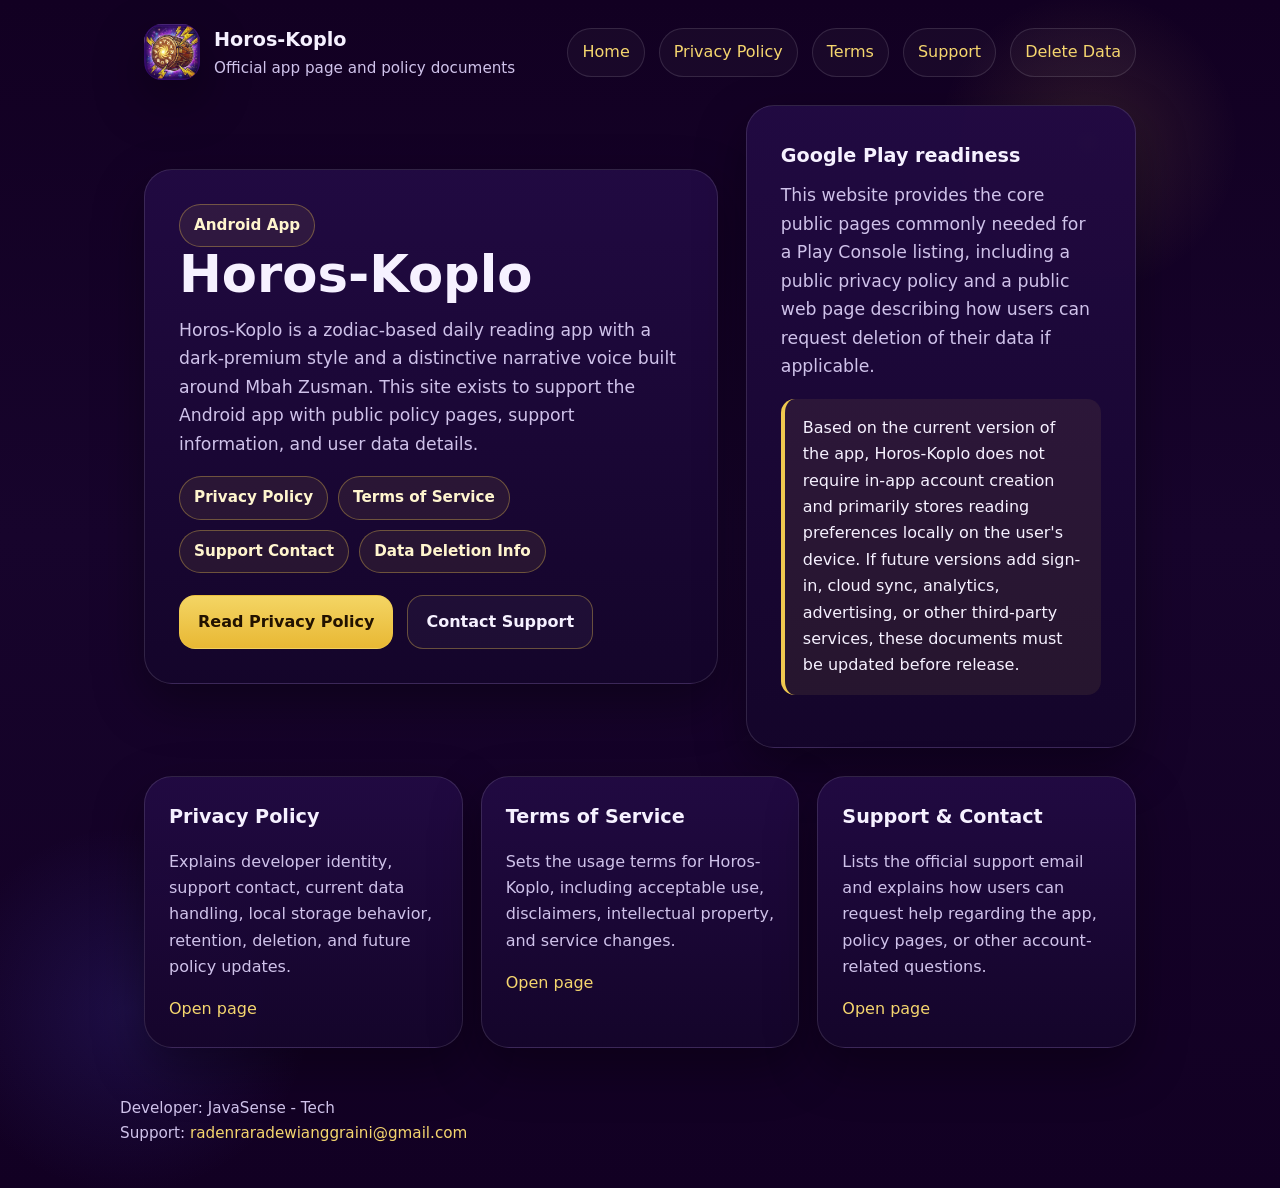
<file: index.html>
<!doctype html>
<html lang="en">
<head>
  <meta charset="utf-8">
  <meta name="viewport" content="width=device-width,initial-scale=1">
  <title>Horos-Koplo — Official App Page</title>
  <meta name="description" content="Official website for Horos-Koplo, including privacy policy, terms, support, and data deletion information.">
  <link rel="stylesheet" href="styles.css">
</head>
<body>
  <div class="wrap">
    
<div class="nav">
  <div class="brand">
    <img src="assets/logo-horos-koplo.png" alt="Horos-Koplo app icon" />
    <div>
      <h1>Horos-Koplo</h1>
      <p>Official app page and policy documents</p>
    </div>
  </div>
  <div class="navlinks">
    <a href="index.html">Home</a>
    <a href="privacy.html">Privacy Policy</a>
    <a href="terms.html">Terms</a>
    <a href="support.html">Support</a>
    <a href="delete-data.html">Delete Data</a>
  </div>
</div>

    <section class="hero">
      <div class="card">
        <div class="badge">Android App</div>
        <h2>Horos-Koplo</h2>
        <p>Horos-Koplo is a zodiac-based daily reading app with a dark-premium style and a distinctive narrative voice built around Mbah Zusman. This site exists to support the Android app with public policy pages, support information, and user data details.</p>
        <div class="badges">
          <span class="badge">Privacy Policy</span>
          <span class="badge">Terms of Service</span>
          <span class="badge">Support Contact</span>
          <span class="badge">Data Deletion Info</span>
        </div>
        <div class="btnrow">
          <a class="btn primary" href="privacy.html">Read Privacy Policy</a>
          <a class="btn secondary" href="support.html">Contact Support</a>
        </div>
      </div>
      <div class="card panel">
        <h3>Google Play readiness</h3>
        <p>This website provides the core public pages commonly needed for a Play Console listing, including a public privacy policy and a public web page describing how users can request deletion of their data if applicable.</p>
        <div class="notice">
          Based on the current version of the app, Horos-Koplo does not require in-app account creation and primarily stores reading preferences locally on the user's device. If future versions add sign-in, cloud sync, analytics, advertising, or other third-party services, these documents must be updated before release.
        </div>
      </div>
    </section>

    <section class="list-card">
      <div class="card panel">
        <h3>Privacy Policy</h3>
        <p>Explains developer identity, support contact, current data handling, local storage behavior, retention, deletion, and future policy updates.</p>
        <a href="privacy.html">Open page</a>
      </div>
      <div class="card panel">
        <h3>Terms of Service</h3>
        <p>Sets the usage terms for Horos-Koplo, including acceptable use, disclaimers, intellectual property, and service changes.</p>
        <a href="terms.html">Open page</a>
      </div>
      <div class="card panel">
        <h3>Support & Contact</h3>
        <p>Lists the official support email and explains how users can request help regarding the app, policy pages, or other account-related questions.</p>
        <a href="support.html">Open page</a>
      </div>
    </section>
  </div>
  
<div class="footer wrap">
  <div>Developer: JavaSense - Tech</div>
  <div>Support: <a href="mailto:radenraradewianggraini@gmail.com">radenraradewianggraini@gmail.com</a></div>
</div>

</body>
</html>
</file>
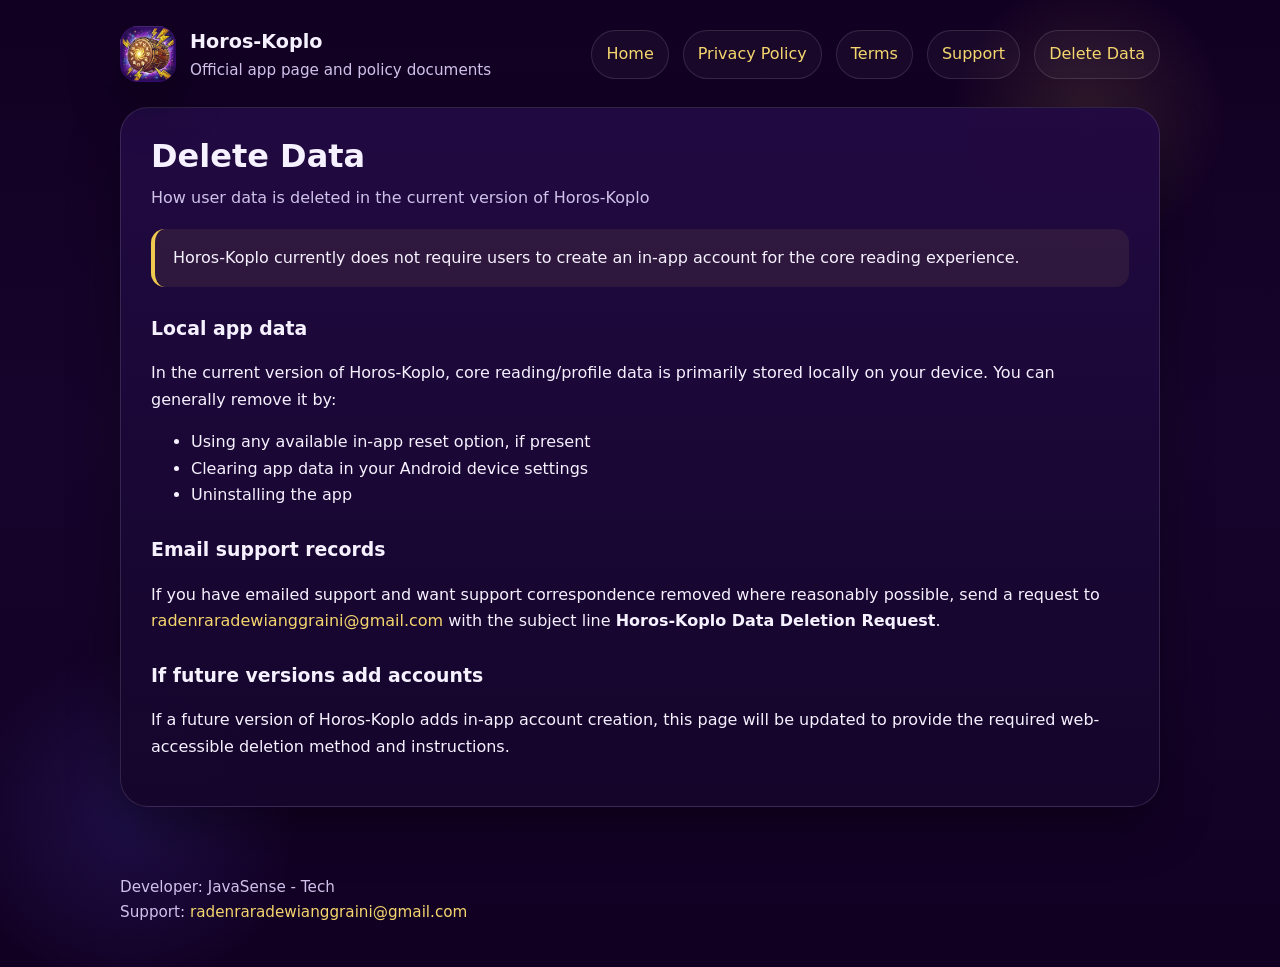
<file: delete-data.html>
<!doctype html>
<html lang="en">
<head>
  <meta charset="utf-8">
  <meta name="viewport" content="width=device-width,initial-scale=1">
  <title>Horos-Koplo — Delete Data</title>
  <meta name="description" content="How to delete your data from Horos-Koplo.">
  <link rel="stylesheet" href="styles.css">
</head>
<body>
  <div class="wrap page">
    
<div class="nav">
  <div class="brand">
    <img src="assets/logo-horos-koplo.png" alt="Horos-Koplo app icon" />
    <div>
      <h1>Horos-Koplo</h1>
      <p>Official app page and policy documents</p>
    </div>
  </div>
  <div class="navlinks">
    <a href="index.html">Home</a>
    <a href="privacy.html">Privacy Policy</a>
    <a href="terms.html">Terms</a>
    <a href="support.html">Support</a>
    <a href="delete-data.html">Delete Data</a>
  </div>
</div>

    <div class="card">
      <h2>Delete Data</h2>
      <div class="meta">How user data is deleted in the current version of Horos-Koplo</div>

      <div class="notice">
        Horos-Koplo currently does not require users to create an in-app account for the core reading experience.
      </div>

      <h3>Local app data</h3>
      <p>In the current version of Horos-Koplo, core reading/profile data is primarily stored locally on your device. You can generally remove it by:</p>
      <ul>
        <li>Using any available in-app reset option, if present</li>
        <li>Clearing app data in your Android device settings</li>
        <li>Uninstalling the app</li>
      </ul>

      <h3>Email support records</h3>
      <p>If you have emailed support and want support correspondence removed where reasonably possible, send a request to <a href="mailto:radenraradewianggraini@gmail.com?subject=Horos-Koplo%20Data%20Deletion%20Request">radenraradewianggraini@gmail.com</a> with the subject line <strong>Horos-Koplo Data Deletion Request</strong>.</p>

      <h3>If future versions add accounts</h3>
      <p>If a future version of Horos-Koplo adds in-app account creation, this page will be updated to provide the required web-accessible deletion method and instructions.</p>
    </div>
  </div>
  
<div class="footer wrap">
  <div>Developer: JavaSense - Tech</div>
  <div>Support: <a href="mailto:radenraradewianggraini@gmail.com">radenraradewianggraini@gmail.com</a></div>
</div>

</body>
</html>
</file>
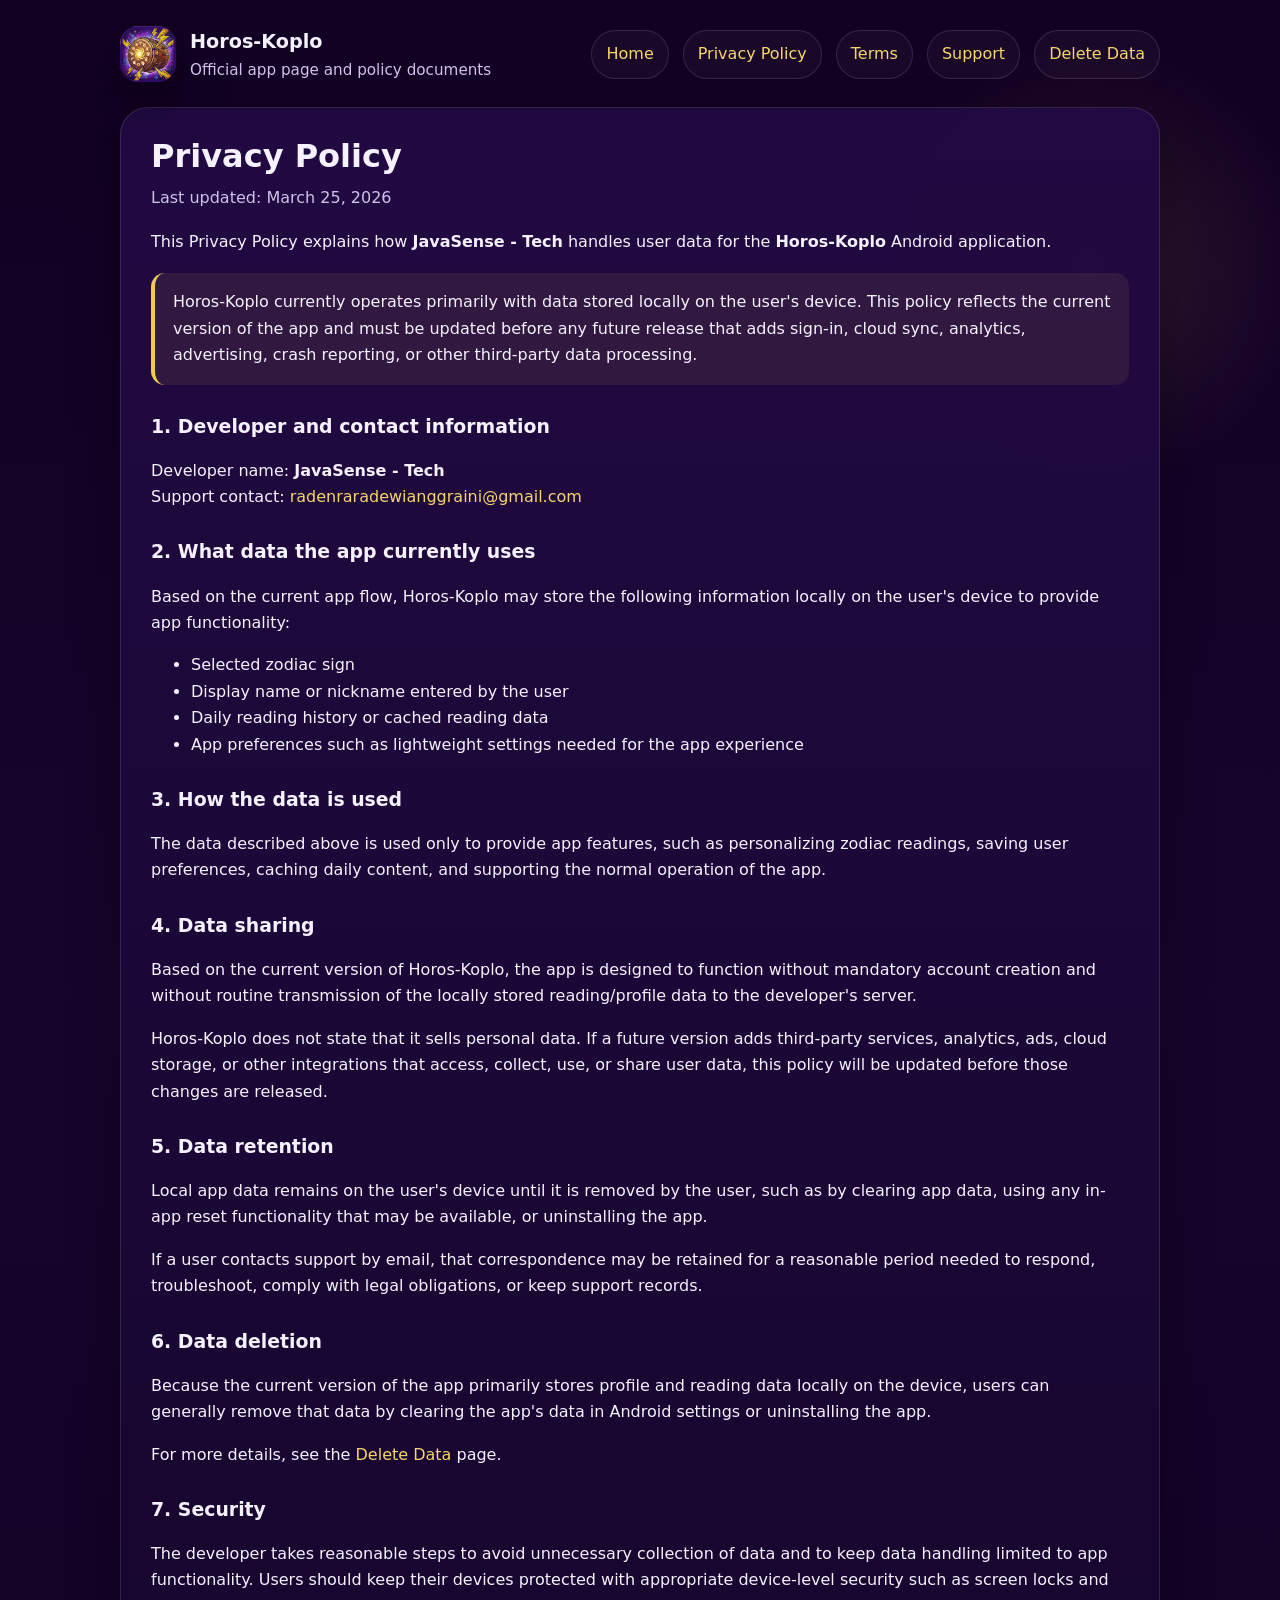
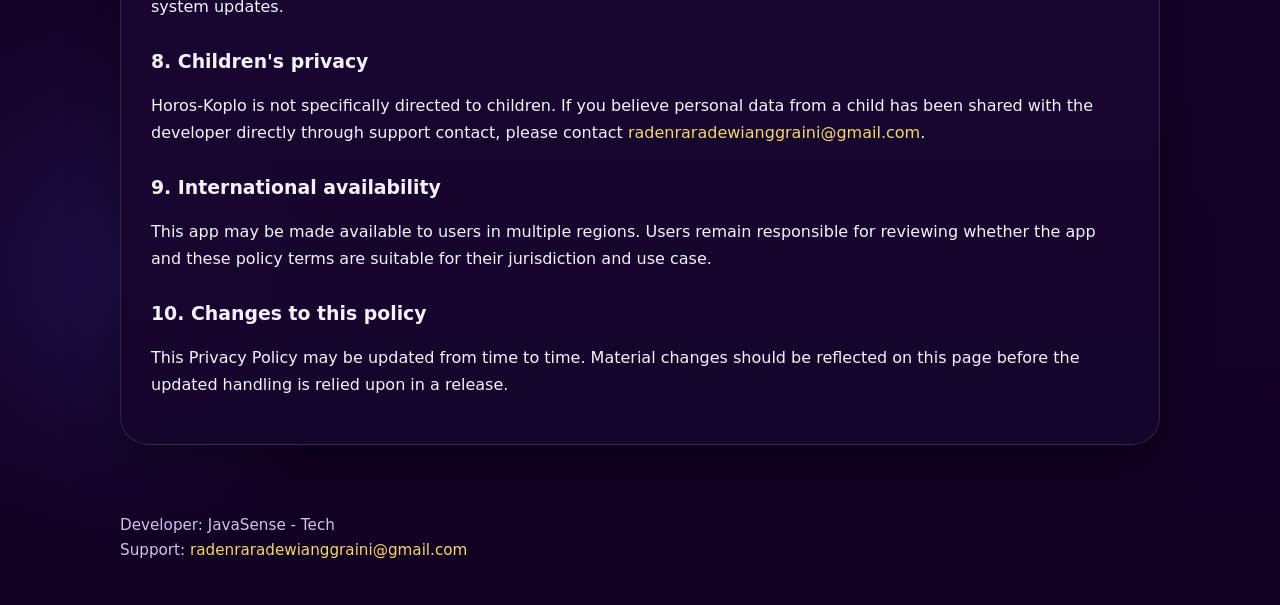
<file: privacy.html>
<!doctype html>
<html lang="en">
<head>
  <meta charset="utf-8">
  <meta name="viewport" content="width=device-width,initial-scale=1">
  <title>Horos-Koplo — Privacy Policy</title>
  <meta name="description" content="Privacy Policy for the Horos-Koplo Android app.">
  <link rel="stylesheet" href="styles.css">
</head>
<body>
  <div class="wrap page">
    
<div class="nav">
  <div class="brand">
    <img src="assets/logo-horos-koplo.png" alt="Horos-Koplo app icon" />
    <div>
      <h1>Horos-Koplo</h1>
      <p>Official app page and policy documents</p>
    </div>
  </div>
  <div class="navlinks">
    <a href="index.html">Home</a>
    <a href="privacy.html">Privacy Policy</a>
    <a href="terms.html">Terms</a>
    <a href="support.html">Support</a>
    <a href="delete-data.html">Delete Data</a>
  </div>
</div>

    <div class="card">
      <h2>Privacy Policy</h2>
      <div class="meta">Last updated: March 25, 2026</div>

      <p>This Privacy Policy explains how <strong>JavaSense - Tech</strong> handles user data for the <strong>Horos-Koplo</strong> Android application.</p>

      <div class="notice">
        Horos-Koplo currently operates primarily with data stored locally on the user's device. This policy reflects the current version of the app and must be updated before any future release that adds sign-in, cloud sync, analytics, advertising, crash reporting, or other third-party data processing.
      </div>

      <h3>1. Developer and contact information</h3>
      <p>Developer name: <strong>JavaSense - Tech</strong><br>
      Support contact: <a href="mailto:radenraradewianggraini@gmail.com">radenraradewianggraini@gmail.com</a></p>

      <h3>2. What data the app currently uses</h3>
      <p>Based on the current app flow, Horos-Koplo may store the following information locally on the user's device to provide app functionality:</p>
      <ul>
        <li>Selected zodiac sign</li>
        <li>Display name or nickname entered by the user</li>
        <li>Daily reading history or cached reading data</li>
        <li>App preferences such as lightweight settings needed for the app experience</li>
      </ul>

      <h3>3. How the data is used</h3>
      <p>The data described above is used only to provide app features, such as personalizing zodiac readings, saving user preferences, caching daily content, and supporting the normal operation of the app.</p>

      <h3>4. Data sharing</h3>
      <p>Based on the current version of Horos-Koplo, the app is designed to function without mandatory account creation and without routine transmission of the locally stored reading/profile data to the developer's server.</p>
      <p>Horos-Koplo does not state that it sells personal data. If a future version adds third-party services, analytics, ads, cloud storage, or other integrations that access, collect, use, or share user data, this policy will be updated before those changes are released.</p>

      <h3>5. Data retention</h3>
      <p>Local app data remains on the user's device until it is removed by the user, such as by clearing app data, using any in-app reset functionality that may be available, or uninstalling the app.</p>
      <p>If a user contacts support by email, that correspondence may be retained for a reasonable period needed to respond, troubleshoot, comply with legal obligations, or keep support records.</p>

      <h3>6. Data deletion</h3>
      <p>Because the current version of the app primarily stores profile and reading data locally on the device, users can generally remove that data by clearing the app's data in Android settings or uninstalling the app.</p>
      <p>For more details, see the <a href="delete-data.html">Delete Data</a> page.</p>

      <h3>7. Security</h3>
      <p>The developer takes reasonable steps to avoid unnecessary collection of data and to keep data handling limited to app functionality. Users should keep their devices protected with appropriate device-level security such as screen locks and system updates.</p>

      <h3>8. Children's privacy</h3>
      <p>Horos-Koplo is not specifically directed to children. If you believe personal data from a child has been shared with the developer directly through support contact, please contact <a href="mailto:radenraradewianggraini@gmail.com">radenraradewianggraini@gmail.com</a>.</p>

      <h3>9. International availability</h3>
      <p>This app may be made available to users in multiple regions. Users remain responsible for reviewing whether the app and these policy terms are suitable for their jurisdiction and use case.</p>

      <h3>10. Changes to this policy</h3>
      <p>This Privacy Policy may be updated from time to time. Material changes should be reflected on this page before the updated handling is relied upon in a release.</p>
    </div>
  </div>
  
<div class="footer wrap">
  <div>Developer: JavaSense - Tech</div>
  <div>Support: <a href="mailto:radenraradewianggraini@gmail.com">radenraradewianggraini@gmail.com</a></div>
</div>

</body>
</html>
</file>
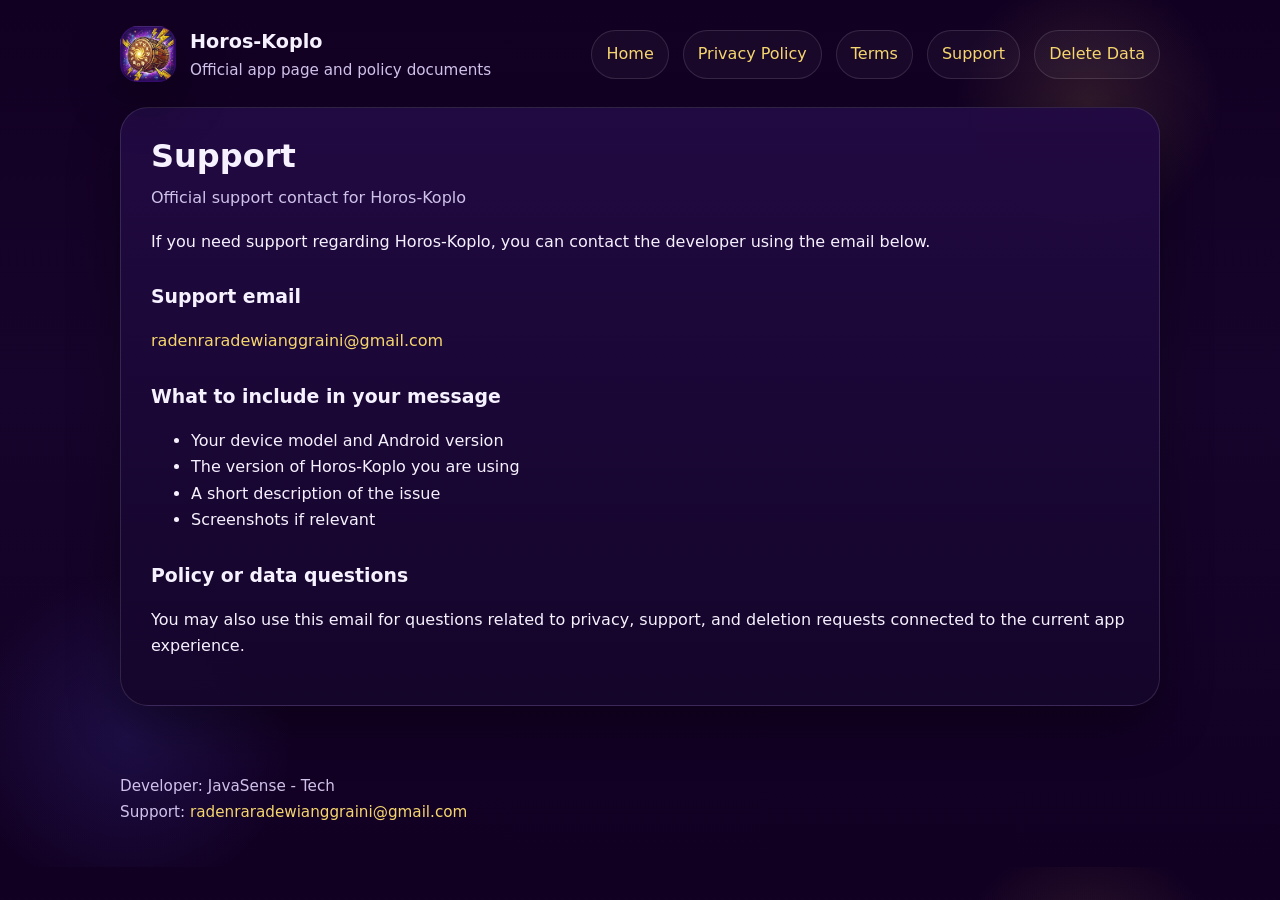
<file: support.html>
<!doctype html>
<html lang="en">
<head>
  <meta charset="utf-8">
  <meta name="viewport" content="width=device-width,initial-scale=1">
  <title>Horos-Koplo — Support</title>
  <meta name="description" content="Support and contact page for Horos-Koplo.">
  <link rel="stylesheet" href="styles.css">
</head>
<body>
  <div class="wrap page">
    
<div class="nav">
  <div class="brand">
    <img src="assets/logo-horos-koplo.png" alt="Horos-Koplo app icon" />
    <div>
      <h1>Horos-Koplo</h1>
      <p>Official app page and policy documents</p>
    </div>
  </div>
  <div class="navlinks">
    <a href="index.html">Home</a>
    <a href="privacy.html">Privacy Policy</a>
    <a href="terms.html">Terms</a>
    <a href="support.html">Support</a>
    <a href="delete-data.html">Delete Data</a>
  </div>
</div>

    <div class="card">
      <h2>Support</h2>
      <div class="meta">Official support contact for Horos-Koplo</div>

      <p>If you need support regarding Horos-Koplo, you can contact the developer using the email below.</p>

      <h3>Support email</h3>
      <p><a href="mailto:radenraradewianggraini@gmail.com">radenraradewianggraini@gmail.com</a></p>

      <h3>What to include in your message</h3>
      <ul>
        <li>Your device model and Android version</li>
        <li>The version of Horos-Koplo you are using</li>
        <li>A short description of the issue</li>
        <li>Screenshots if relevant</li>
      </ul>

      <h3>Policy or data questions</h3>
      <p>You may also use this email for questions related to privacy, support, and deletion requests connected to the current app experience.</p>
    </div>
  </div>
  
<div class="footer wrap">
  <div>Developer: JavaSense - Tech</div>
  <div>Support: <a href="mailto:radenraradewianggraini@gmail.com">radenraradewianggraini@gmail.com</a></div>
</div>

</body>
</html>
</file>
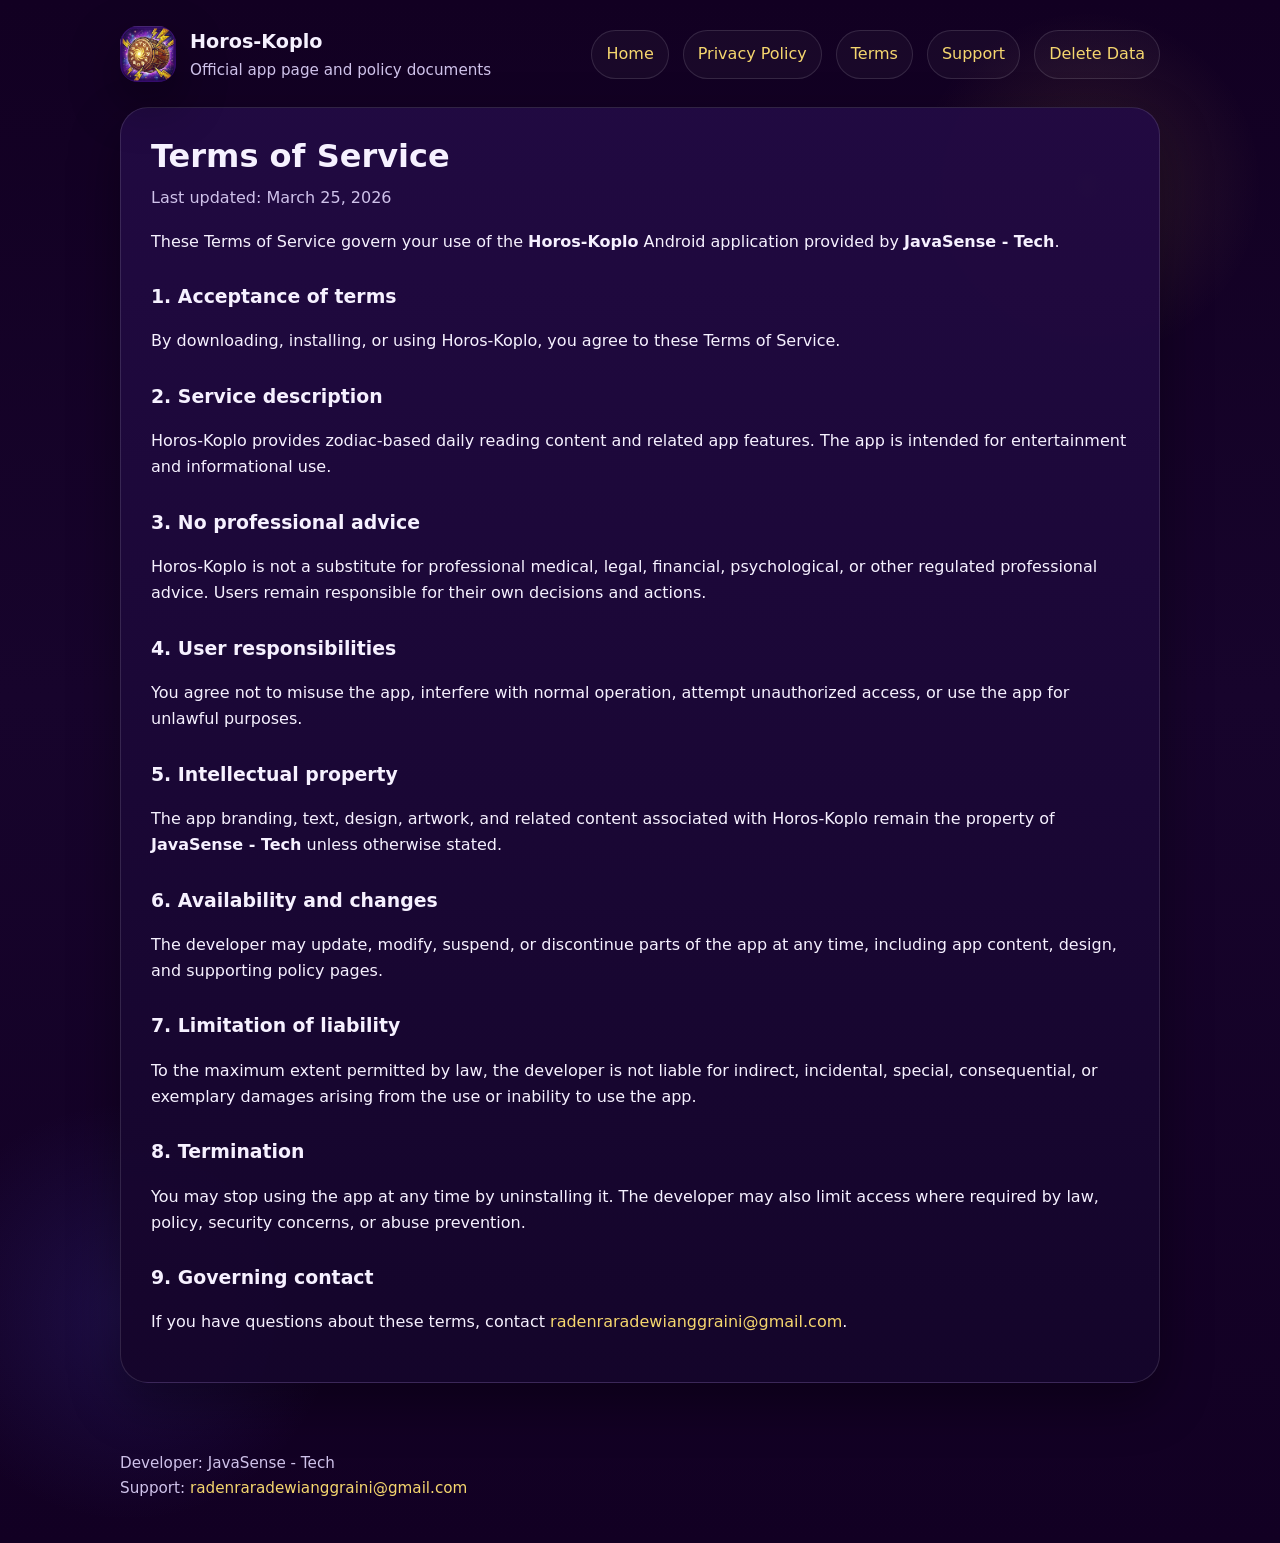
<file: terms.html>
<!doctype html>
<html lang="en">
<head>
  <meta charset="utf-8">
  <meta name="viewport" content="width=device-width,initial-scale=1">
  <title>Horos-Koplo — Terms of Service</title>
  <meta name="description" content="Terms of Service for the Horos-Koplo Android app.">
  <link rel="stylesheet" href="styles.css">
</head>
<body>
  <div class="wrap page">
    
<div class="nav">
  <div class="brand">
    <img src="assets/logo-horos-koplo.png" alt="Horos-Koplo app icon" />
    <div>
      <h1>Horos-Koplo</h1>
      <p>Official app page and policy documents</p>
    </div>
  </div>
  <div class="navlinks">
    <a href="index.html">Home</a>
    <a href="privacy.html">Privacy Policy</a>
    <a href="terms.html">Terms</a>
    <a href="support.html">Support</a>
    <a href="delete-data.html">Delete Data</a>
  </div>
</div>

    <div class="card">
      <h2>Terms of Service</h2>
      <div class="meta">Last updated: March 25, 2026</div>

      <p>These Terms of Service govern your use of the <strong>Horos-Koplo</strong> Android application provided by <strong>JavaSense - Tech</strong>.</p>

      <h3>1. Acceptance of terms</h3>
      <p>By downloading, installing, or using Horos-Koplo, you agree to these Terms of Service.</p>

      <h3>2. Service description</h3>
      <p>Horos-Koplo provides zodiac-based daily reading content and related app features. The app is intended for entertainment and informational use.</p>

      <h3>3. No professional advice</h3>
      <p>Horos-Koplo is not a substitute for professional medical, legal, financial, psychological, or other regulated professional advice. Users remain responsible for their own decisions and actions.</p>

      <h3>4. User responsibilities</h3>
      <p>You agree not to misuse the app, interfere with normal operation, attempt unauthorized access, or use the app for unlawful purposes.</p>

      <h3>5. Intellectual property</h3>
      <p>The app branding, text, design, artwork, and related content associated with Horos-Koplo remain the property of <strong>JavaSense - Tech</strong> unless otherwise stated.</p>

      <h3>6. Availability and changes</h3>
      <p>The developer may update, modify, suspend, or discontinue parts of the app at any time, including app content, design, and supporting policy pages.</p>

      <h3>7. Limitation of liability</h3>
      <p>To the maximum extent permitted by law, the developer is not liable for indirect, incidental, special, consequential, or exemplary damages arising from the use or inability to use the app.</p>

      <h3>8. Termination</h3>
      <p>You may stop using the app at any time by uninstalling it. The developer may also limit access where required by law, policy, security concerns, or abuse prevention.</p>

      <h3>9. Governing contact</h3>
      <p>If you have questions about these terms, contact <a href="mailto:radenraradewianggraini@gmail.com">radenraradewianggraini@gmail.com</a>.</p>
    </div>
  </div>
  
<div class="footer wrap">
  <div>Developer: JavaSense - Tech</div>
  <div>Support: <a href="mailto:radenraradewianggraini@gmail.com">radenraradewianggraini@gmail.com</a></div>
</div>

</body>
</html>
</file>
<file: styles.css>
:root{
  --bg:#130025;
  --panel:#1d0836;
  --panel-2:#241044;
  --line:rgba(255,255,255,.12);
  --text:#f6f1ff;
  --muted:#cfc2ea;
  --gold:#f0c94f;
  --gold-2:#c89b14;
  --danger:#ffb48c;
  --link:#f5d66e;
  --shadow:0 20px 50px rgba(0,0,0,.35);
}
*{box-sizing:border-box}
html,body{margin:0;padding:0;background:
radial-gradient(circle at 85% 12%, rgba(255,199,95,.12), transparent 10%),
radial-gradient(circle at 10% 85%, rgba(88,92,255,.15), transparent 12%),
linear-gradient(180deg,#120022 0%,#17042c 45%,#120023 100%);
color:var(--text);font-family:Inter,ui-sans-serif,system-ui,-apple-system,Segoe UI,Roboto,Helvetica,Arial,sans-serif;line-height:1.65}
a{color:var(--link);text-decoration:none}
a:hover{text-decoration:underline}
.wrap{max-width:1040px;margin:0 auto;padding:24px}
.nav{display:flex;align-items:center;justify-content:space-between;gap:16px;margin-bottom:24px}
.brand{display:flex;align-items:center;gap:14px}
.brand img{width:56px;height:56px;border-radius:18px;box-shadow:var(--shadow)}
.brand h1{font-size:1.2rem;margin:0}
.brand p{margin:0;color:var(--muted);font-size:.95rem}
.navlinks{display:flex;flex-wrap:wrap;gap:14px}
.navlinks a{padding:10px 14px;border:1px solid var(--line);border-radius:999px;background:rgba(255,255,255,.03)}
.hero{display:grid;grid-template-columns:1.25fr .85fr;gap:28px;align-items:center;margin:24px 0 28px}
.card{background:linear-gradient(180deg,rgba(34,10,67,.96),rgba(21,5,43,.96));border:1px solid var(--line);border-radius:28px;box-shadow:var(--shadow)}
.hero .card{padding:34px}
.hero h2{font-size:clamp(2.1rem,4vw,3.6rem);line-height:1.08;margin:0 0 14px}
.hero p{font-size:1.08rem;color:var(--muted);margin:0 0 18px}
.badges{display:flex;flex-wrap:wrap;gap:10px;margin:18px 0 0}
.badge{display:inline-flex;align-items:center;gap:8px;padding:8px 14px;border-radius:999px;border:1px solid rgba(240,201,79,.35);background:rgba(240,201,79,.08);color:#fff5ce;font-weight:600;font-size:.95rem}
.btnrow{display:flex;flex-wrap:wrap;gap:14px;margin-top:22px}
.btn{display:inline-flex;align-items:center;justify-content:center;gap:10px;padding:13px 18px;border-radius:16px;border:1px solid rgba(240,201,79,.35);font-weight:700}
.btn.primary{background:linear-gradient(180deg,#f4d564,#e8b834);color:#221200}
.btn.secondary{background:rgba(255,255,255,.04);color:var(--text)}
.panelgrid{display:grid;grid-template-columns:repeat(2,minmax(0,1fr));gap:20px;margin-top:28px}
.panel{padding:24px}
.panel h3{margin:0 0 10px;font-size:1.2rem}
.panel p, .panel li{color:var(--muted)}
.panel ul{padding-left:18px;margin:0}
.page{padding:26px 0 44px}
.page .card{padding:30px}
.page h2{font-size:2rem;line-height:1.15;margin:0 0 10px}
.page h3{font-size:1.18rem;margin:26px 0 8px}
.meta{color:var(--muted);margin-bottom:18px}
.notice{padding:16px 18px;border-left:4px solid var(--gold);background:rgba(240,201,79,.08);border-radius:14px;margin:18px 0}
.footer{color:var(--muted);padding:24px 0 42px;font-size:.95rem}
.list-card{display:grid;grid-template-columns:repeat(3,minmax(0,1fr));gap:18px}
.list-card .panel{height:100%}
@media (max-width:860px){
  .hero,.panelgrid,.list-card{grid-template-columns:1fr}
  .nav{align-items:flex-start;flex-direction:column}
}
</file>
